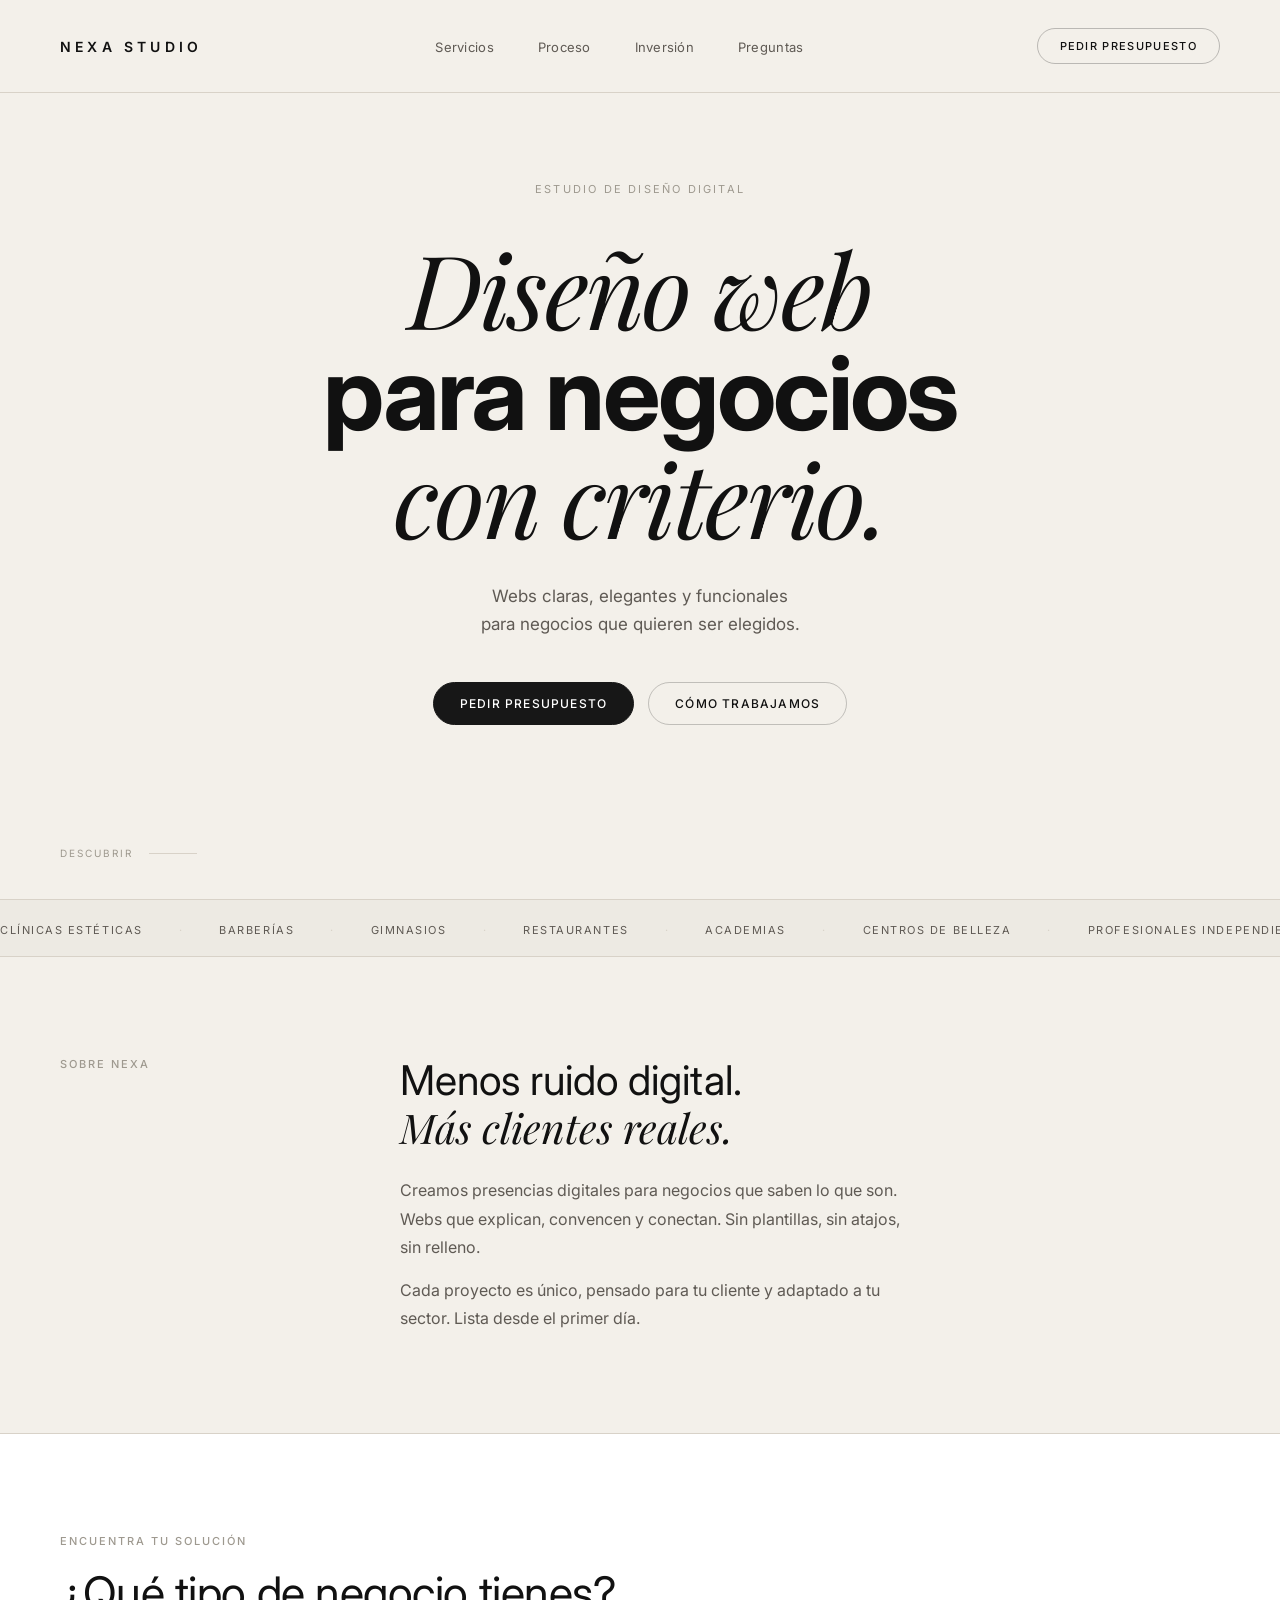
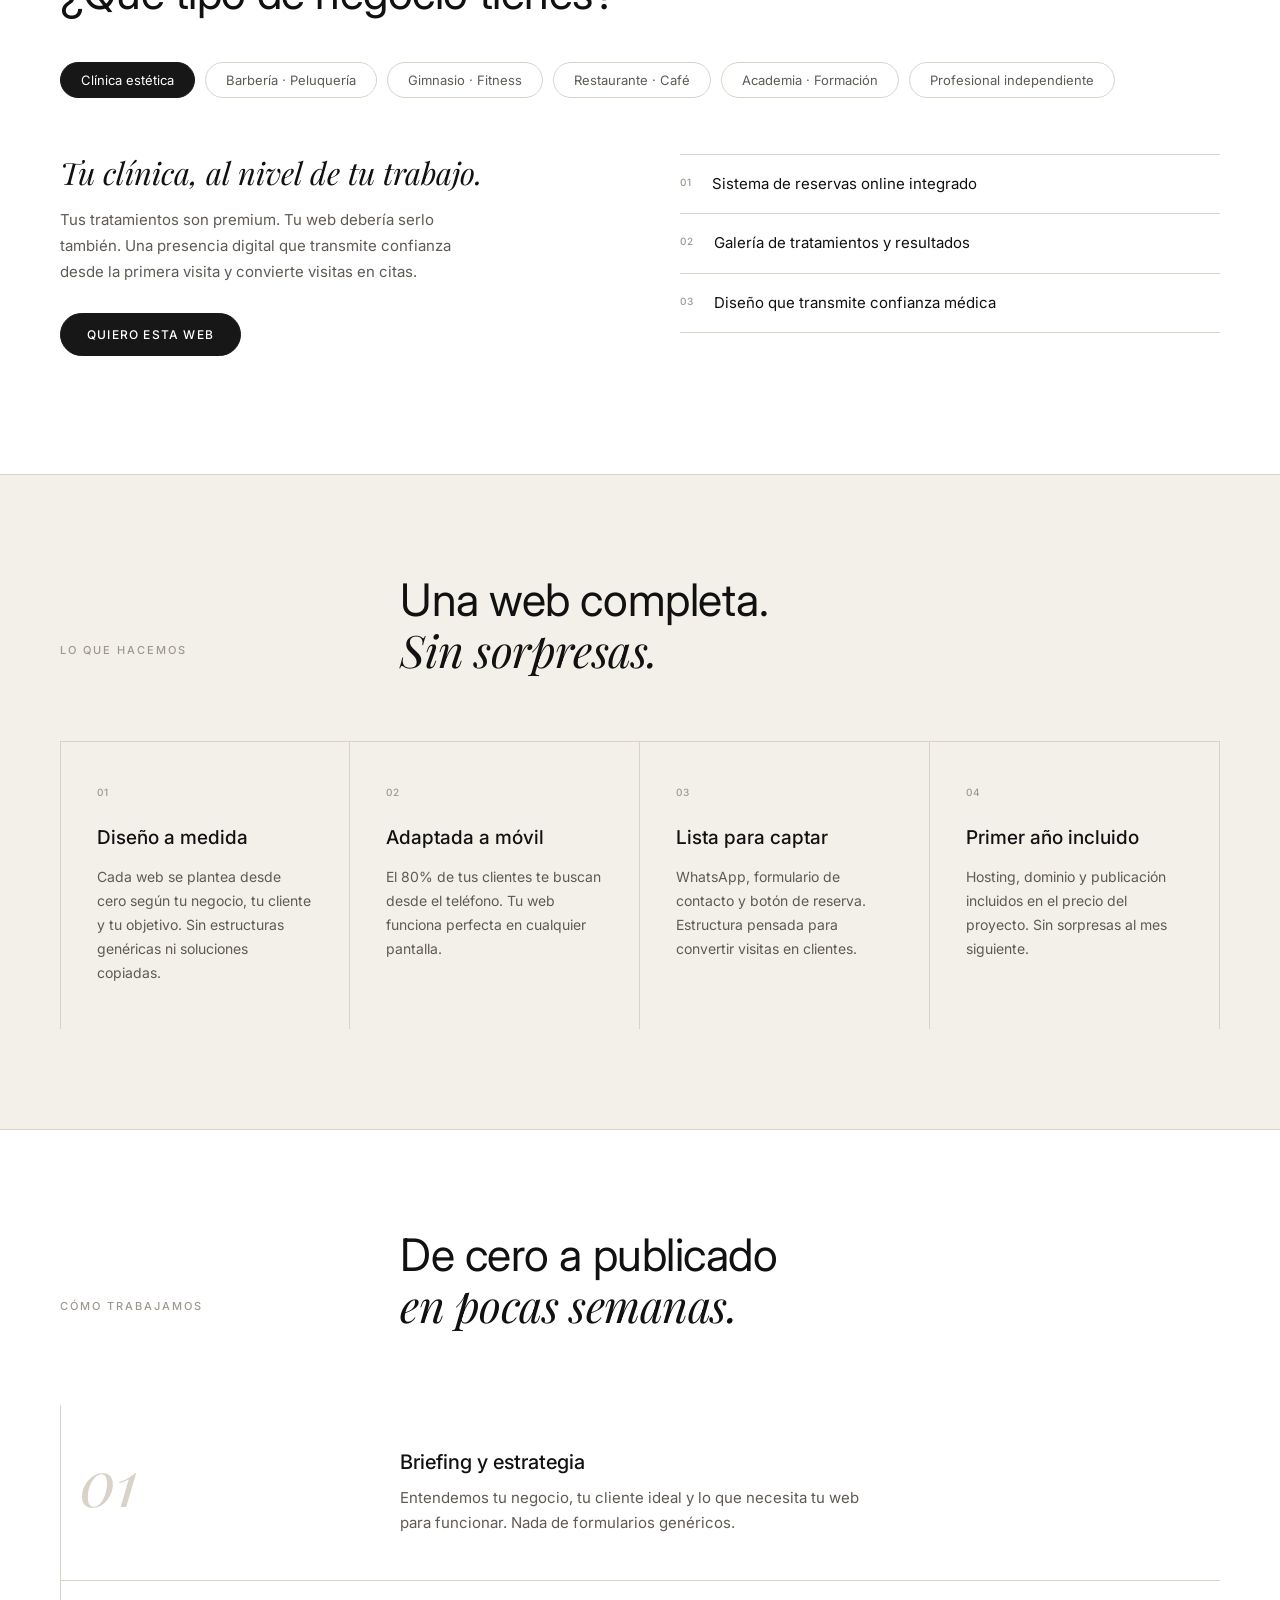
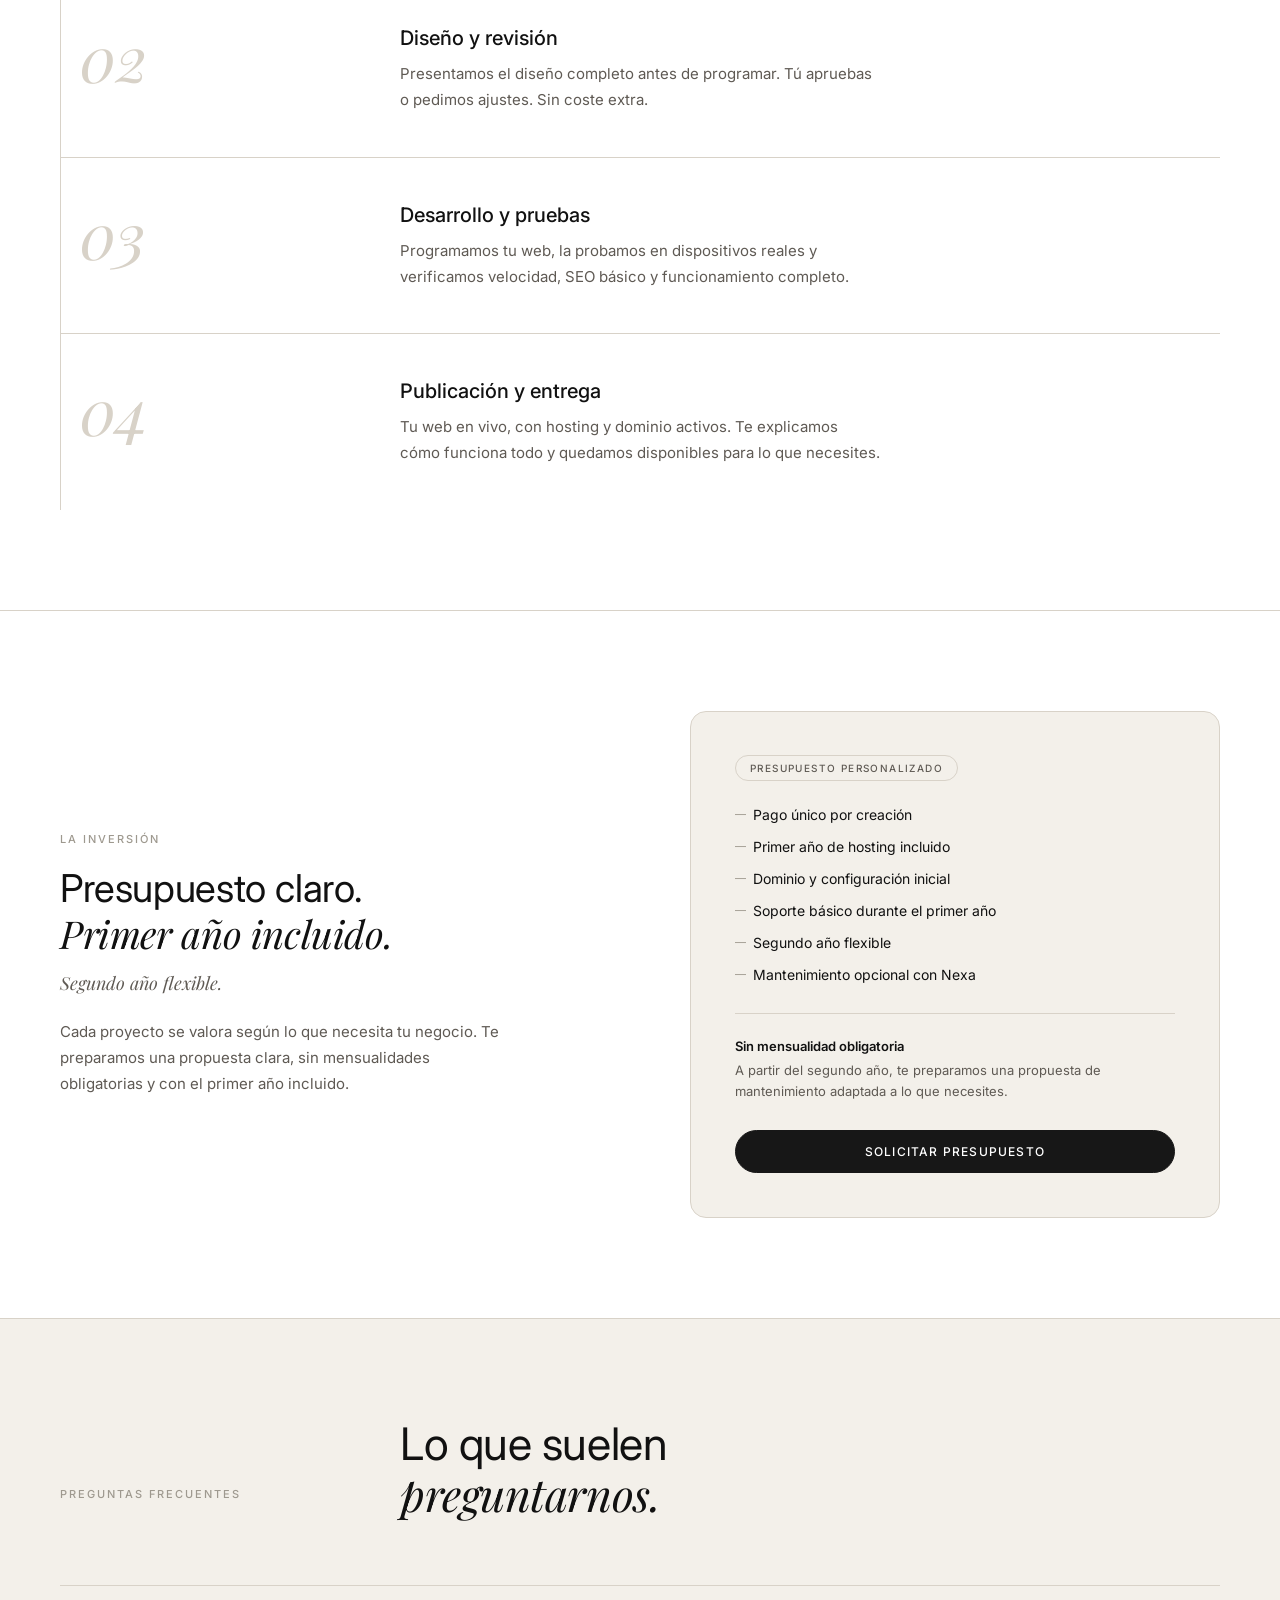
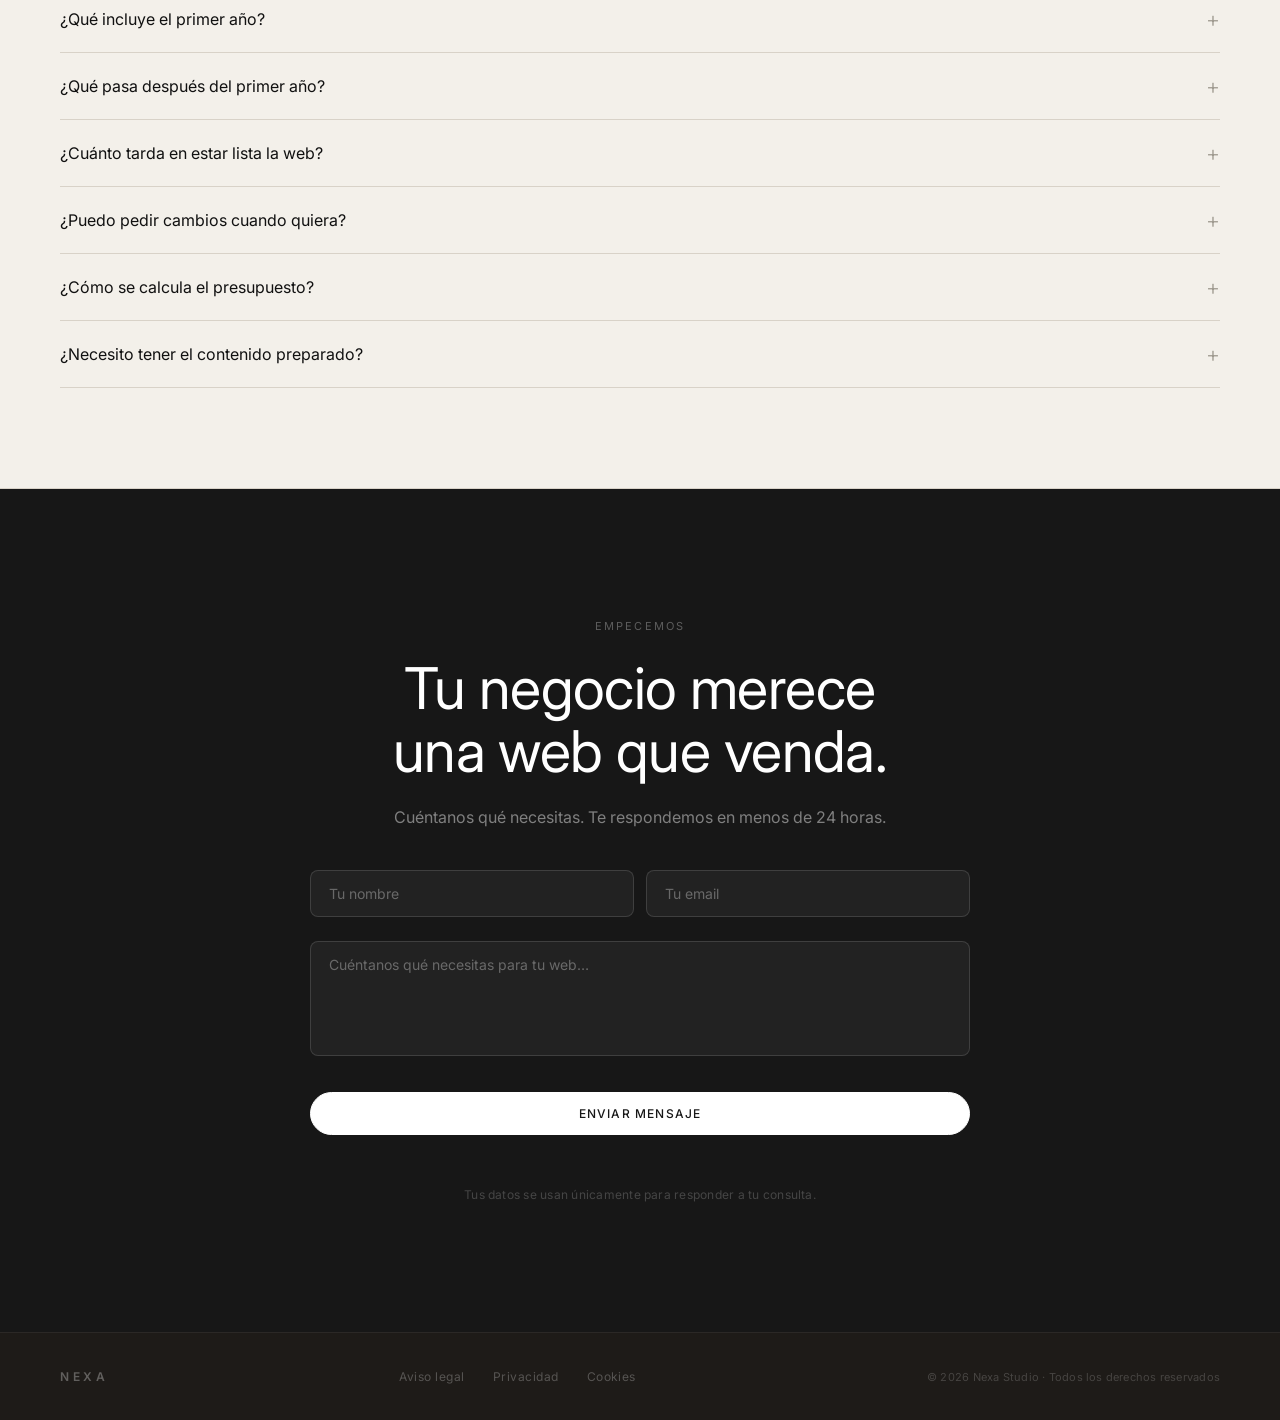
<file: index.html>
<!DOCTYPE html>
<html lang="es">
<head>
  <meta charset="UTF-8">
  <meta name="viewport" content="width=device-width, initial-scale=1.0">
  <title>Nexa Studio — Webs para negocios que quieren ser elegidos</title>
  <meta name="description" content="Creamos webs claras, elegantes y funcionales para negocios que quieren transmitir confianza y captar más clientes. Pago único. Primer año incluido.">
  <link rel="icon" type="image/png" href="assets/assetsfavicon.png.png">
  <link rel="preconnect" href="https://fonts.googleapis.com">
  <link rel="preconnect" href="https://fonts.gstatic.com" crossorigin>
  <link href="https://fonts.googleapis.com/css2?family=Playfair+Display:ital,wght@0,400;0,500;1,400;1,500&family=Inter:wght@300;400;500;600&display=swap" rel="stylesheet">
  <link rel="stylesheet" href="style.css">
</head>
<body>

  <!-- NAV -->
  <nav class="nav" id="nav">
    <a href="#" class="nav__logo">Nexa Studio</a>
    <ul class="nav__links" id="navLinks">
      <li><a href="#servicios">Servicios</a></li>
      <li><a href="#proceso">Proceso</a></li>
      <li><a href="#inversion">Inversión</a></li>
      <li><a href="#faq">Preguntas</a></li>
    </ul>
    <a href="#contacto" class="nav__cta">Pedir presupuesto</a>
    <button class="nav__burger" id="navBurger" aria-label="Abrir menú">
      <span></span><span></span>
    </button>
  </nav>

  <!-- HERO -->
  <section class="hero">
    <div class="hero__center">
      <div class="hero__eyebrow">Estudio de diseño digital</div>
      <h1 class="hero__title">
        <span class="line--serif">Diseño web</span>
        <span class="line--sans">para negocios</span>
        <span class="line--serif line--serif-late">con criterio.</span>
      </h1>
      <p class="hero__sub">Webs claras, elegantes y funcionales<br>para negocios que quieren ser elegidos.</p>
      <div class="hero__ctas">
        <a href="#contacto" class="btn btn--dark">Pedir presupuesto</a>
        <a href="#proceso" class="btn btn--ghost">Cómo trabajamos</a>
      </div>
    </div>
    <div class="hero__bottom">
      <div class="hero__scroll-hint">
        <span>Descubrir</span>
        <div class="hero__scroll-line"><div class="hero__scroll-ball"></div></div>
      </div>
    </div>
  </section>

  <!-- MARQUEE -->
  <div class="marquee" aria-hidden="true">
    <div class="marquee__track">
      <span>Clínicas estéticas</span><span class="sep">·</span>
      <span>Barberías</span><span class="sep">·</span>
      <span>Gimnasios</span><span class="sep">·</span>
      <span>Restaurantes</span><span class="sep">·</span>
      <span>Academias</span><span class="sep">·</span>
      <span>Centros de belleza</span><span class="sep">·</span>
      <span>Profesionales independientes</span><span class="sep">·</span>
      <span>Clínicas estéticas</span><span class="sep">·</span>
      <span>Barberías</span><span class="sep">·</span>
      <span>Gimnasios</span><span class="sep">·</span>
      <span>Restaurantes</span><span class="sep">·</span>
      <span>Academias</span><span class="sep">·</span>
      <span>Centros de belleza</span><span class="sep">·</span>
      <span>Profesionales independientes</span><span class="sep">·</span>
    </div>
  </div>

  <!-- INTRO -->
  <section class="intro">
    <div class="intro__inner reveal">
      <div class="intro__left">
        <div class="section-label">Sobre Nexa</div>
      </div>
      <div class="intro__right">
        <h2 class="intro__title">Menos ruido digital.<br><em>Más clientes reales.</em></h2>
        <p class="intro__text">Creamos presencias digitales para negocios que saben lo que son. Webs que explican, convencen y conectan. Sin plantillas, sin atajos, sin relleno.</p>
        <p class="intro__text">Cada proyecto es único, pensado para tu cliente y adaptado a tu sector. Lista desde el primer día.</p>
      </div>
    </div>
  </section>

  <!-- SELECTOR -->
  <section class="selector" id="selector">
    <div class="selector__header reveal">
      <div class="section-label">Encuentra tu solución</div>
      <h2 class="section-title">¿Qué tipo de negocio tienes?</h2>
    </div>
    <div class="selector__pills reveal">
      <button class="pill pill--active" data-sector="clinica">Clínica estética</button>
      <button class="pill" data-sector="barberia">Barbería · Peluquería</button>
      <button class="pill" data-sector="gimnasio">Gimnasio · Fitness</button>
      <button class="pill" data-sector="restaurante">Restaurante · Café</button>
      <button class="pill" data-sector="academia">Academia · Formación</button>
      <button class="pill" data-sector="independiente">Profesional independiente</button>
    </div>
    <div class="selector__body">
      <div class="selector__message" id="selectorMessage">
        <div class="selector__msg-left">
          <h3 id="selectorTitle">Tu clínica, al nivel de tu trabajo.</h3>
          <p id="selectorText">Tus tratamientos son premium. Tu web debería serlo también. Una presencia digital que transmite confianza desde la primera visita y convierte visitas en citas.</p>
          <a href="#contacto" class="btn btn--dark">Quiero esta web</a>
        </div>
        <div class="selector__msg-right">
          <div id="selectorBenefits">
            <div class="benefit">
              <div class="benefit__num">01</div>
              <div class="benefit__text">Sistema de reservas online integrado</div>
            </div>
            <div class="benefit">
              <div class="benefit__num">02</div>
              <div class="benefit__text">Galería de tratamientos y resultados</div>
            </div>
            <div class="benefit">
              <div class="benefit__num">03</div>
              <div class="benefit__text">Diseño que transmite confianza médica</div>
            </div>
          </div>
        </div>
      </div>
    </div>
  </section>

  <!-- SERVICIOS -->
  <section class="servicios" id="servicios">
    <div class="servicios__header reveal">
      <div class="section-label">Lo que hacemos</div>
      <h2 class="section-title">Una web completa.<br><em>Sin sorpresas.</em></h2>
    </div>
    <div class="servicios__grid">
      <div class="s-card reveal">
        <div class="s-card__num">01</div>
        <h3 class="s-card__title">Diseño a medida</h3>
        <p class="s-card__text">Cada web se plantea desde cero según tu negocio, tu cliente y tu objetivo. Sin estructuras genéricas ni soluciones copiadas.</p>
        <div class="s-card__bar"></div>
      </div>
      <div class="s-card reveal">
        <div class="s-card__num">02</div>
        <h3 class="s-card__title">Adaptada a móvil</h3>
        <p class="s-card__text">El 80% de tus clientes te buscan desde el teléfono. Tu web funciona perfecta en cualquier pantalla.</p>
        <div class="s-card__bar"></div>
      </div>
      <div class="s-card reveal">
        <div class="s-card__num">03</div>
        <h3 class="s-card__title">Lista para captar</h3>
        <p class="s-card__text">WhatsApp, formulario de contacto y botón de reserva. Estructura pensada para convertir visitas en clientes.</p>
        <div class="s-card__bar"></div>
      </div>
      <div class="s-card reveal">
        <div class="s-card__num">04</div>
        <h3 class="s-card__title">Primer año incluido</h3>
        <p class="s-card__text">Hosting, dominio y publicación incluidos en el precio del proyecto. Sin sorpresas al mes siguiente.</p>
        <div class="s-card__bar"></div>
      </div>
    </div>
  </section>

  <!-- PROCESO -->
  <section class="proceso" id="proceso">
    <div class="proceso__header reveal">
      <div class="section-label">Cómo trabajamos</div>
      <h2 class="section-title">De cero a publicado<br><em>en pocas semanas.</em></h2>
    </div>
    <div class="proceso__steps" id="procesoSteps">
      <div class="proceso__track" aria-hidden="true">
        <div class="proceso__fill" id="procesoFill"></div>
      </div>
      <div class="paso reveal">
        <div class="paso__num">01</div>
        <div class="paso__body">
          <h3 class="paso__title">Briefing y estrategia</h3>
          <p class="paso__text">Entendemos tu negocio, tu cliente ideal y lo que necesita tu web para funcionar. Nada de formularios genéricos.</p>
        </div>
      </div>
      <div class="paso reveal">
        <div class="paso__num">02</div>
        <div class="paso__body">
          <h3 class="paso__title">Diseño y revisión</h3>
          <p class="paso__text">Presentamos el diseño completo antes de programar. Tú apruebas o pedimos ajustes. Sin coste extra.</p>
        </div>
      </div>
      <div class="paso reveal">
        <div class="paso__num">03</div>
        <div class="paso__body">
          <h3 class="paso__title">Desarrollo y pruebas</h3>
          <p class="paso__text">Programamos tu web, la probamos en dispositivos reales y verificamos velocidad, SEO básico y funcionamiento completo.</p>
        </div>
      </div>
      <div class="paso reveal">
        <div class="paso__num">04</div>
        <div class="paso__body">
          <h3 class="paso__title">Publicación y entrega</h3>
          <p class="paso__text">Tu web en vivo, con hosting y dominio activos. Te explicamos cómo funciona todo y quedamos disponibles para lo que necesites.</p>
        </div>
      </div>
    </div>
  </section>

  <!-- INVERSIÓN -->
  <section class="inversion" id="inversion">
    <div class="inversion__inner reveal">
      <div class="inversion__left">
        <div class="section-label">La inversión</div>
        <h2 class="inversion__title">Presupuesto claro.<br><em>Primer año incluido.</em></h2>
        <p class="inversion__sub">Segundo año flexible.</p>
        <p class="inversion__desc">Cada proyecto se valora según lo que necesita tu negocio. Te preparamos una propuesta clara, sin mensualidades obligatorias y con el primer año incluido.</p>
      </div>
      <div class="inversion__right">
        <div class="inversion__card">
          <div class="inversion__card-top">
            <span class="inversion__tag">Presupuesto personalizado</span>
          </div>
          <ul class="inversion__list">
            <li>Pago único por creación</li>
            <li>Primer año de hosting incluido</li>
            <li>Dominio y configuración inicial</li>
            <li>Soporte básico durante el primer año</li>
            <li>Segundo año flexible</li>
            <li>Mantenimiento opcional con Nexa</li>
          </ul>
          <div class="inversion__sep"></div>
          <div class="inversion__year2">
            <strong>Sin mensualidad obligatoria</strong>
            <p>A partir del segundo año, te preparamos una propuesta de mantenimiento adaptada a lo que necesites.</p>
          </div>
          <a href="#contacto" class="btn btn--dark btn--full">Solicitar presupuesto</a>
        </div>
      </div>
    </div>
  </section>

  <!-- FAQ -->
  <section class="faq" id="faq">
    <div class="faq__header reveal">
      <div class="section-label">Preguntas frecuentes</div>
      <h2 class="section-title">Lo que suelen<br><em>preguntarnos.</em></h2>
    </div>
    <div class="faq__list">
      <div class="faq-item reveal">
        <button class="faq-q">¿Qué incluye el primer año?<span class="faq-icon">+</span></button>
        <div class="faq-a"><p>El primer año cubre todo lo necesario para que tu web esté activa: diseño, desarrollo, publicación, hosting, dominio y soporte básico. Todo en un único pago, sin coste adicional hasta finalizar el año.</p></div>
      </div>
      <div class="faq-item reveal">
        <button class="faq-q">¿Qué pasa después del primer año?<span class="faq-icon">+</span></button>
        <div class="faq-a"><p>Al finalizar el primer año, te contactamos para preparar una propuesta de mantenimiento adaptada a tus necesidades. Sin compromiso previo ni mensualidad obligatoria.</p></div>
      </div>
      <div class="faq-item reveal">
        <button class="faq-q">¿Cuánto tarda en estar lista la web?<span class="faq-icon">+</span></button>
        <div class="faq-a"><p>Entre 3 y 6 semanas desde el inicio del proyecto. El plazo varía según la complejidad, pero siempre te informamos antes de empezar.</p></div>
      </div>
      <div class="faq-item reveal">
        <button class="faq-q">¿Puedo pedir cambios cuando quiera?<span class="faq-icon">+</span></button>
        <div class="faq-a"><p>Sí. Puedes pedir los cambios que necesites cuando quieras. La idea es que tu web pueda adaptarse a tu negocio con total facilidad, sin procesos complicados.</p></div>
      </div>
      <div class="faq-item reveal">
        <button class="faq-q">¿Cómo se calcula el presupuesto?<span class="faq-icon">+</span></button>
        <div class="faq-a"><p>Valoramos cada proyecto según lo que necesita: número de páginas, funcionalidades, complejidad del diseño y plazo. Te enviamos una propuesta detallada antes de empezar, sin compromisos.</p></div>
      </div>
      <div class="faq-item reveal">
        <button class="faq-q">¿Necesito tener el contenido preparado?<span class="faq-icon">+</span></button>
        <div class="faq-a"><p>No es imprescindible. Te guiamos para que sepas exactamente qué textos e imágenes necesitamos. Si aún no tienes todo, podemos ayudarte a organizarlo antes de empezar.</p></div>
      </div>
    </div>
  </section>

  <!-- CTA FINAL -->
  <section class="cta-final" id="contacto">
    <div class="cta-final__inner reveal">
      <div class="cta-final__label">Empecemos</div>
      <h2 class="cta-final__title">Tu negocio merece<br>una web que venda.</h2>
      <p class="cta-final__sub">Cuéntanos qué necesitas. Te respondemos en menos de 24 horas.</p>

      <form class="contact-form" id="contactForm" novalidate>
        <input type="hidden" name="access_key" value="a69b5ddb-cb89-4b25-94b6-d24ab39de1d7">
        <input type="hidden" name="subject"    value="Nuevo mensaje desde Nexa Studio">

        <div class="form-row">
          <div class="form-group">
            <input type="text"  name="name"    id="fname"    placeholder="Tu nombre" required autocomplete="name">
          </div>
          <div class="form-group">
            <input type="email" name="email"   id="femail"   placeholder="Tu email"  required autocomplete="email">
          </div>
        </div>
        <div class="form-group">
          <textarea name="message" id="fmessage" placeholder="Cuéntanos qué necesitas para tu web…" rows="5" required></textarea>
        </div>

        <button type="submit" class="btn btn--white btn--full" id="formSubmit">Enviar mensaje</button>
        <div class="form-feedback" id="formFeedback" aria-live="polite"></div>
        <p class="form-privacy">Tus datos se usan únicamente para responder a tu consulta.</p>
      </form>
    </div>
  </section>

  <!-- FOOTER -->
  <footer class="footer">
    <div class="footer__inner">
      <div class="footer__logo">NEXA</div>
      <nav class="footer__nav">
        <a href="aviso-legal.html">Aviso legal</a>
        <a href="privacidad.html">Privacidad</a>
        <a href="cookies.html">Cookies</a>
      </nav>
      <p class="footer__copy">© 2026 Nexa Studio · Todos los derechos reservados</p>
    </div>
  </footer>

  <script src="script.js"></script>
</body>
</html>
</file>
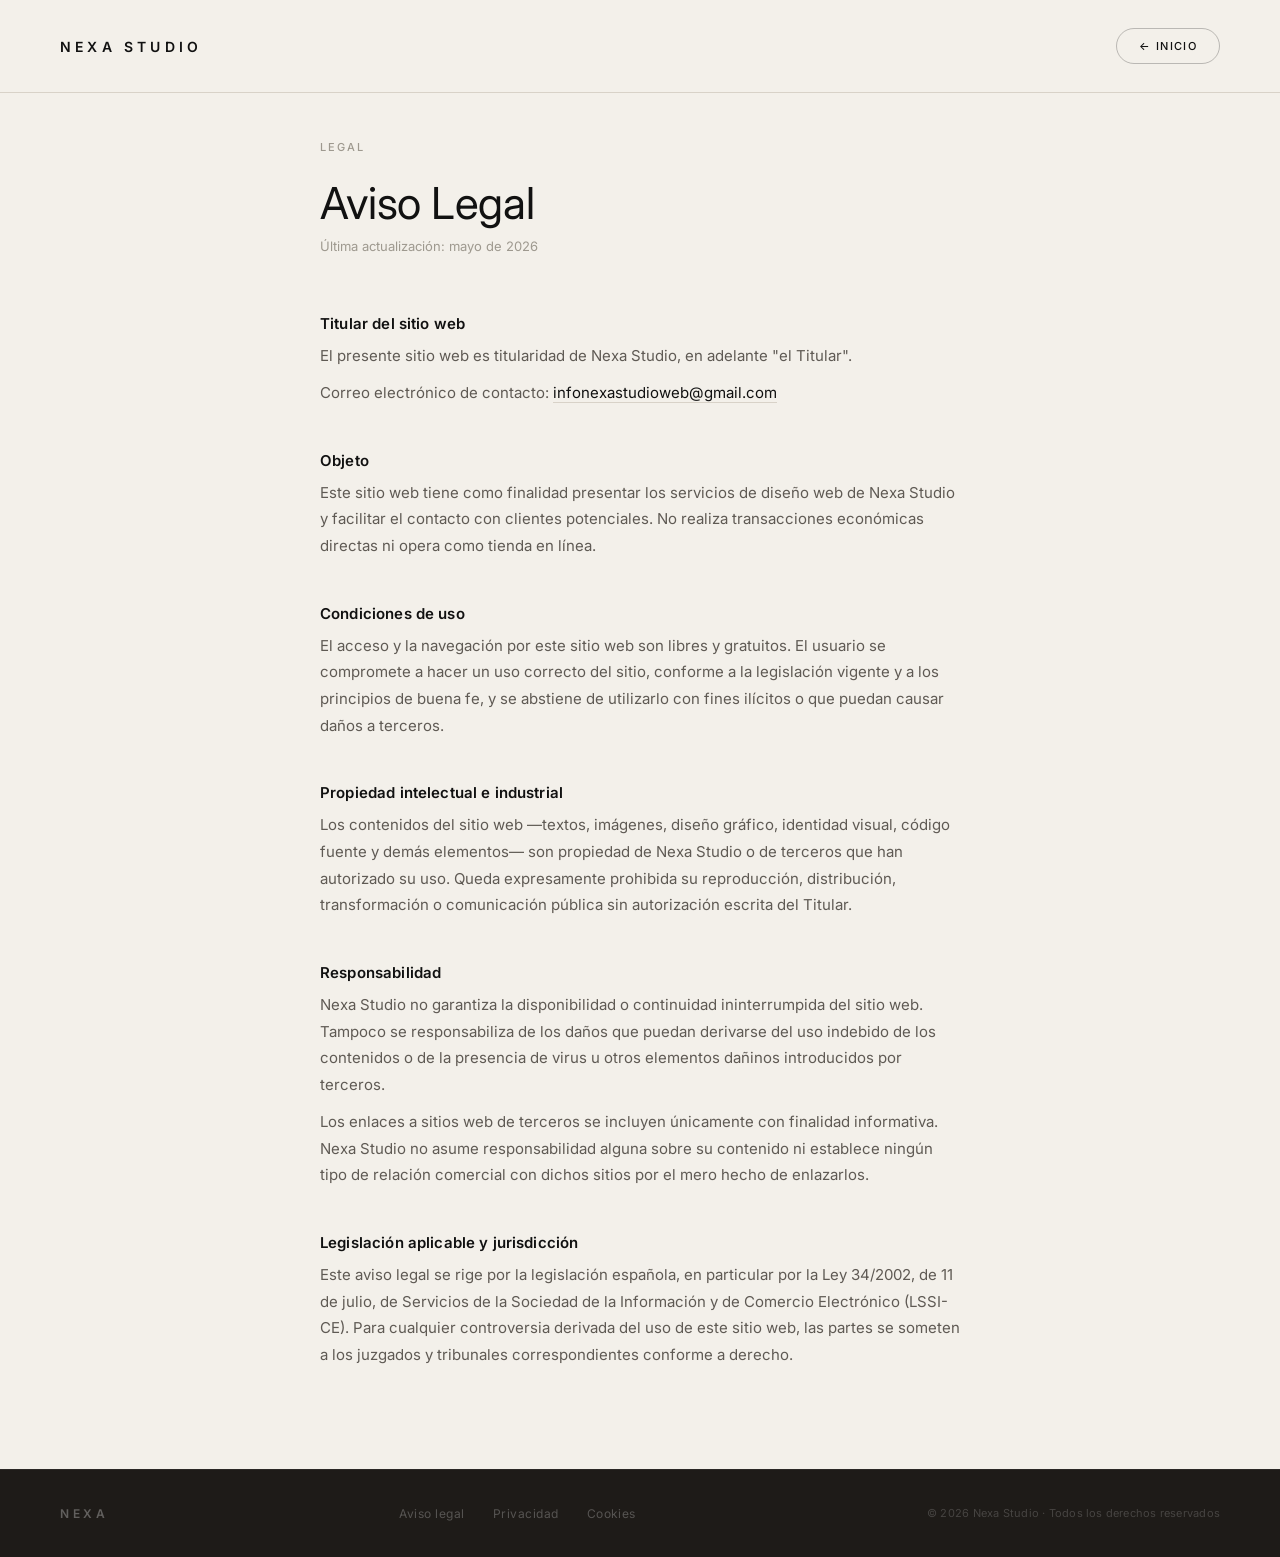
<file: aviso-legal.html>
<!DOCTYPE html>
<html lang="es">
<head>
  <meta charset="UTF-8">
  <meta name="viewport" content="width=device-width, initial-scale=1.0">
  <title>Aviso Legal — Nexa Studio</title>
  <link rel="icon" type="image/png" href="assets/assetsfavicon.png.png">
  <link rel="preconnect" href="https://fonts.googleapis.com">
  <link rel="preconnect" href="https://fonts.gstatic.com" crossorigin>
  <link href="https://fonts.googleapis.com/css2?family=Playfair+Display:ital,wght@0,400;0,500;1,400;1,500&family=Inter:wght@300;400;500;600&display=swap" rel="stylesheet">
  <link rel="stylesheet" href="style.css">
  <style>
    .legal {
      max-width: 760px;
      margin: 0 auto;
      padding: 140px 60px 100px;
    }
    .legal__label { margin-bottom: 24px; }
    .legal h1 {
      font-size: clamp(28px, 4vw, 44px);
      font-weight: 400;
      line-height: 1.14;
      letter-spacing: -0.01em;
      margin-bottom: 10px;
    }
    .legal__date {
      font-size: 13px;
      color: var(--ink-light);
      margin-bottom: 60px;
      display: block;
    }
    .legal h2 {
      font-size: 15px;
      font-weight: 600;
      color: var(--ink);
      margin-top: 44px;
      margin-bottom: 10px;
      letter-spacing: 0.01em;
    }
    .legal p {
      font-size: 15px;
      line-height: 1.78;
      color: var(--ink-mid);
    }
    .legal p + p { margin-top: 10px; }
    .legal a {
      color: var(--ink);
      border-bottom: 1px solid var(--line);
      transition: color 0.2s;
    }
    .legal a:hover { color: var(--ink-mid); }
    @media (max-width: 640px) {
      .legal { padding: 110px 24px 80px; }
    }
  </style>
</head>
<body>

  <nav class="nav" id="nav">
    <a href="index.html" class="nav__logo">Nexa Studio</a>
    <a href="index.html" class="nav__cta">← Inicio</a>
  </nav>

  <main class="legal">
    <div class="section-label legal__label">Legal</div>
    <h1>Aviso Legal</h1>
    <span class="legal__date">Última actualización: mayo de 2026</span>

    <h2>Titular del sitio web</h2>
    <p>El presente sitio web es titularidad de Nexa Studio, en adelante "el Titular".</p>
    <p>Correo electrónico de contacto: <a href="mailto:infonexastudioweb@gmail.com">infonexastudioweb@gmail.com</a></p>

    <h2>Objeto</h2>
    <p>Este sitio web tiene como finalidad presentar los servicios de diseño web de Nexa Studio y facilitar el contacto con clientes potenciales. No realiza transacciones económicas directas ni opera como tienda en línea.</p>

    <h2>Condiciones de uso</h2>
    <p>El acceso y la navegación por este sitio web son libres y gratuitos. El usuario se compromete a hacer un uso correcto del sitio, conforme a la legislación vigente y a los principios de buena fe, y se abstiene de utilizarlo con fines ilícitos o que puedan causar daños a terceros.</p>

    <h2>Propiedad intelectual e industrial</h2>
    <p>Los contenidos del sitio web —textos, imágenes, diseño gráfico, identidad visual, código fuente y demás elementos— son propiedad de Nexa Studio o de terceros que han autorizado su uso. Queda expresamente prohibida su reproducción, distribución, transformación o comunicación pública sin autorización escrita del Titular.</p>

    <h2>Responsabilidad</h2>
    <p>Nexa Studio no garantiza la disponibilidad o continuidad ininterrumpida del sitio web. Tampoco se responsabiliza de los daños que puedan derivarse del uso indebido de los contenidos o de la presencia de virus u otros elementos dañinos introducidos por terceros.</p>
    <p>Los enlaces a sitios web de terceros se incluyen únicamente con finalidad informativa. Nexa Studio no asume responsabilidad alguna sobre su contenido ni establece ningún tipo de relación comercial con dichos sitios por el mero hecho de enlazarlos.</p>

    <h2>Legislación aplicable y jurisdicción</h2>
    <p>Este aviso legal se rige por la legislación española, en particular por la Ley 34/2002, de 11 de julio, de Servicios de la Sociedad de la Información y de Comercio Electrónico (LSSI-CE). Para cualquier controversia derivada del uso de este sitio web, las partes se someten a los juzgados y tribunales correspondientes conforme a derecho.</p>
  </main>

  <footer class="footer">
    <div class="footer__inner">
      <div class="footer__logo">NEXA</div>
      <nav class="footer__nav">
        <a href="aviso-legal.html">Aviso legal</a>
        <a href="privacidad.html">Privacidad</a>
        <a href="cookies.html">Cookies</a>
      </nav>
      <p class="footer__copy">© 2026 Nexa Studio · Todos los derechos reservados</p>
    </div>
  </footer>

</body>
</html>
</file>
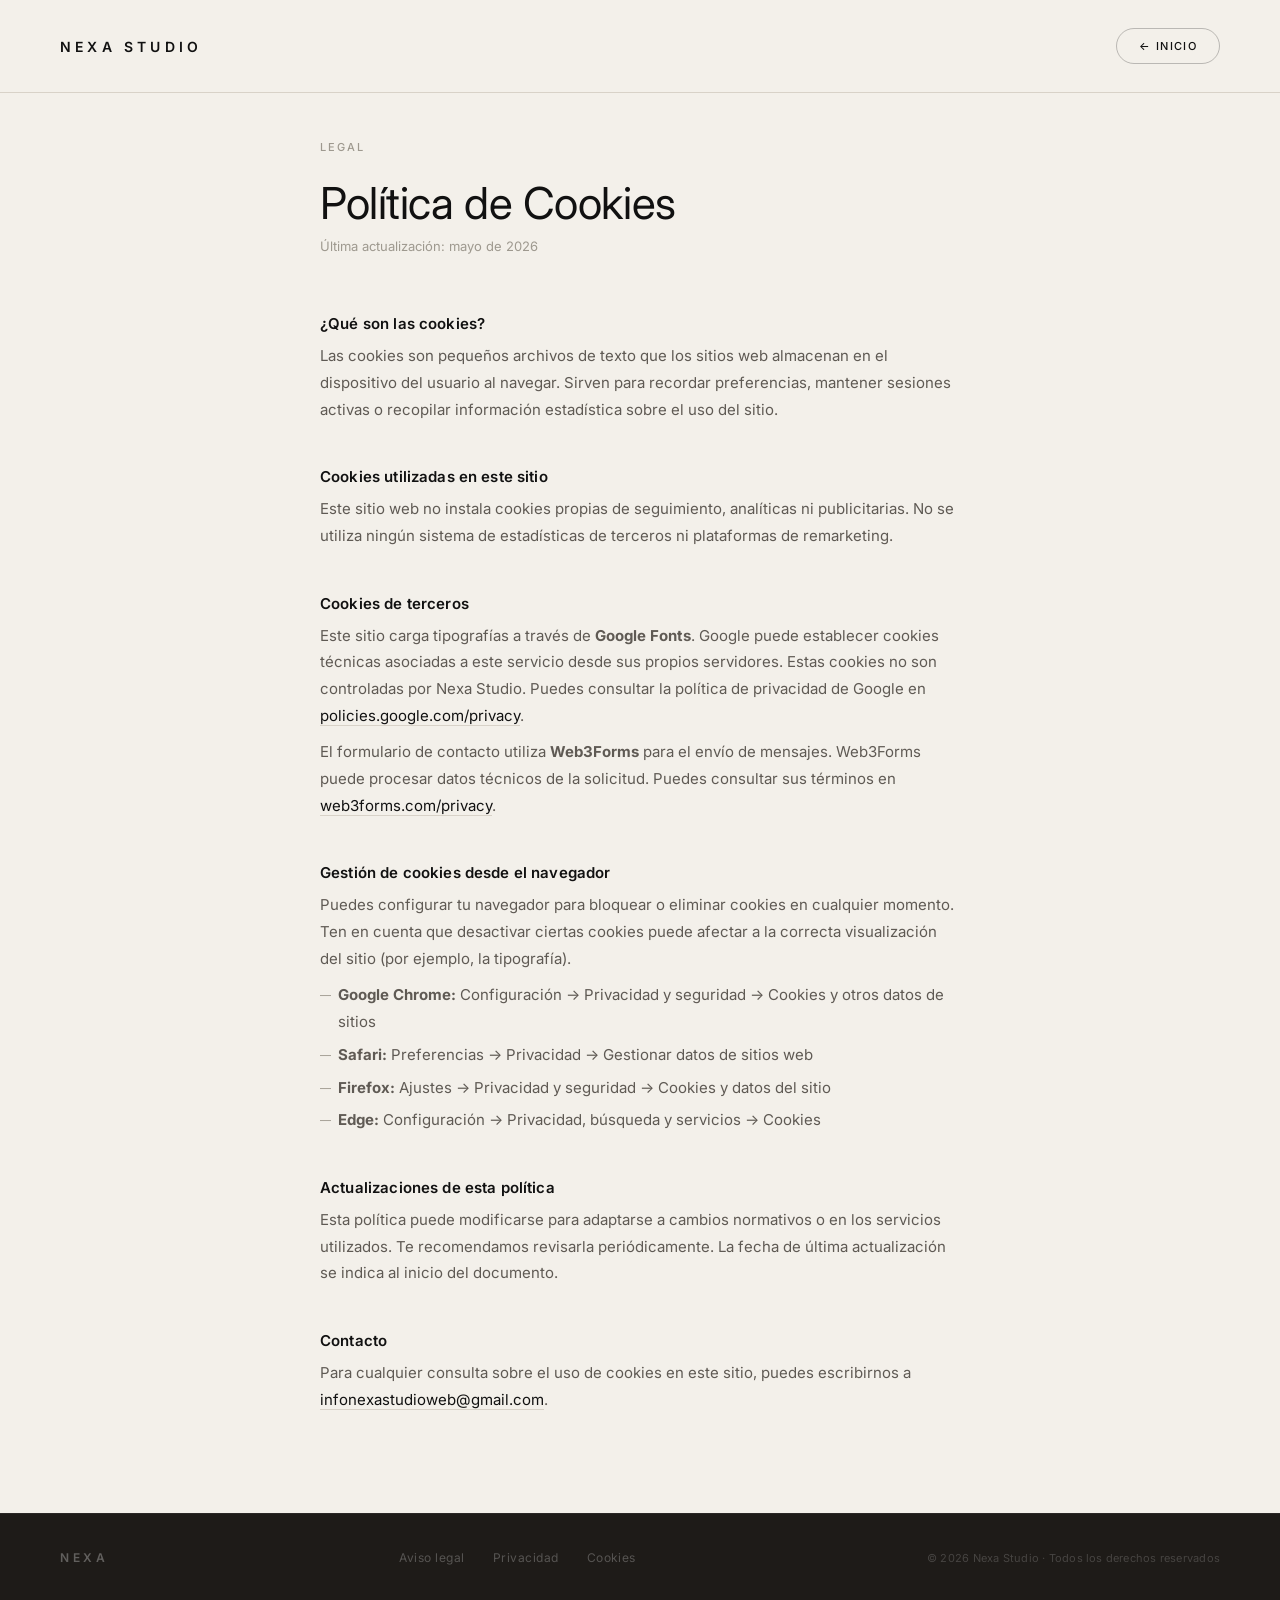
<file: cookies.html>
<!DOCTYPE html>
<html lang="es">
<head>
  <meta charset="UTF-8">
  <meta name="viewport" content="width=device-width, initial-scale=1.0">
  <title>Política de Cookies — Nexa Studio</title>
  <link rel="icon" type="image/png" href="assets/assetsfavicon.png.png">
  <link rel="preconnect" href="https://fonts.googleapis.com">
  <link rel="preconnect" href="https://fonts.gstatic.com" crossorigin>
  <link href="https://fonts.googleapis.com/css2?family=Playfair+Display:ital,wght@0,400;0,500;1,400;1,500&family=Inter:wght@300;400;500;600&display=swap" rel="stylesheet">
  <link rel="stylesheet" href="style.css">
  <style>
    .legal {
      max-width: 760px;
      margin: 0 auto;
      padding: 140px 60px 100px;
    }
    .legal__label { margin-bottom: 24px; }
    .legal h1 {
      font-size: clamp(28px, 4vw, 44px);
      font-weight: 400;
      line-height: 1.14;
      letter-spacing: -0.01em;
      margin-bottom: 10px;
    }
    .legal__date {
      font-size: 13px;
      color: var(--ink-light);
      margin-bottom: 60px;
      display: block;
    }
    .legal h2 {
      font-size: 15px;
      font-weight: 600;
      color: var(--ink);
      margin-top: 44px;
      margin-bottom: 10px;
      letter-spacing: 0.01em;
    }
    .legal p {
      font-size: 15px;
      line-height: 1.78;
      color: var(--ink-mid);
    }
    .legal p + p { margin-top: 10px; }
    .legal ul {
      margin-top: 10px;
      padding-left: 0;
      display: flex;
      flex-direction: column;
      gap: 6px;
    }
    .legal ul li {
      font-size: 15px;
      line-height: 1.78;
      color: var(--ink-mid);
      padding-left: 18px;
      position: relative;
    }
    .legal ul li::before {
      content: '—';
      position: absolute;
      left: 0;
      color: var(--ink-light);
      font-size: 11px;
      top: 4px;
    }
    .legal a {
      color: var(--ink);
      border-bottom: 1px solid var(--line);
      transition: color 0.2s;
    }
    .legal a:hover { color: var(--ink-mid); }
    @media (max-width: 640px) {
      .legal { padding: 110px 24px 80px; }
    }
  </style>
</head>
<body>

  <nav class="nav" id="nav">
    <a href="index.html" class="nav__logo">Nexa Studio</a>
    <a href="index.html" class="nav__cta">← Inicio</a>
  </nav>

  <main class="legal">
    <div class="section-label legal__label">Legal</div>
    <h1>Política de Cookies</h1>
    <span class="legal__date">Última actualización: mayo de 2026</span>

    <h2>¿Qué son las cookies?</h2>
    <p>Las cookies son pequeños archivos de texto que los sitios web almacenan en el dispositivo del usuario al navegar. Sirven para recordar preferencias, mantener sesiones activas o recopilar información estadística sobre el uso del sitio.</p>

    <h2>Cookies utilizadas en este sitio</h2>
    <p>Este sitio web no instala cookies propias de seguimiento, analíticas ni publicitarias. No se utiliza ningún sistema de estadísticas de terceros ni plataformas de remarketing.</p>

    <h2>Cookies de terceros</h2>
    <p>Este sitio carga tipografías a través de <strong>Google Fonts</strong>. Google puede establecer cookies técnicas asociadas a este servicio desde sus propios servidores. Estas cookies no son controladas por Nexa Studio. Puedes consultar la política de privacidad de Google en <a href="https://policies.google.com/privacy" target="_blank" rel="noopener">policies.google.com/privacy</a>.</p>
    <p>El formulario de contacto utiliza <strong>Web3Forms</strong> para el envío de mensajes. Web3Forms puede procesar datos técnicos de la solicitud. Puedes consultar sus términos en <a href="https://web3forms.com/privacy" target="_blank" rel="noopener">web3forms.com/privacy</a>.</p>

    <h2>Gestión de cookies desde el navegador</h2>
    <p>Puedes configurar tu navegador para bloquear o eliminar cookies en cualquier momento. Ten en cuenta que desactivar ciertas cookies puede afectar a la correcta visualización del sitio (por ejemplo, la tipografía).</p>
    <ul>
      <li><strong>Google Chrome:</strong> Configuración → Privacidad y seguridad → Cookies y otros datos de sitios</li>
      <li><strong>Safari:</strong> Preferencias → Privacidad → Gestionar datos de sitios web</li>
      <li><strong>Firefox:</strong> Ajustes → Privacidad y seguridad → Cookies y datos del sitio</li>
      <li><strong>Edge:</strong> Configuración → Privacidad, búsqueda y servicios → Cookies</li>
    </ul>

    <h2>Actualizaciones de esta política</h2>
    <p>Esta política puede modificarse para adaptarse a cambios normativos o en los servicios utilizados. Te recomendamos revisarla periódicamente. La fecha de última actualización se indica al inicio del documento.</p>

    <h2>Contacto</h2>
    <p>Para cualquier consulta sobre el uso de cookies en este sitio, puedes escribirnos a <a href="mailto:infonexastudioweb@gmail.com">infonexastudioweb@gmail.com</a>.</p>
  </main>

  <footer class="footer">
    <div class="footer__inner">
      <div class="footer__logo">NEXA</div>
      <nav class="footer__nav">
        <a href="aviso-legal.html">Aviso legal</a>
        <a href="privacidad.html">Privacidad</a>
        <a href="cookies.html">Cookies</a>
      </nav>
      <p class="footer__copy">© 2026 Nexa Studio · Todos los derechos reservados</p>
    </div>
  </footer>

</body>
</html>
</file>
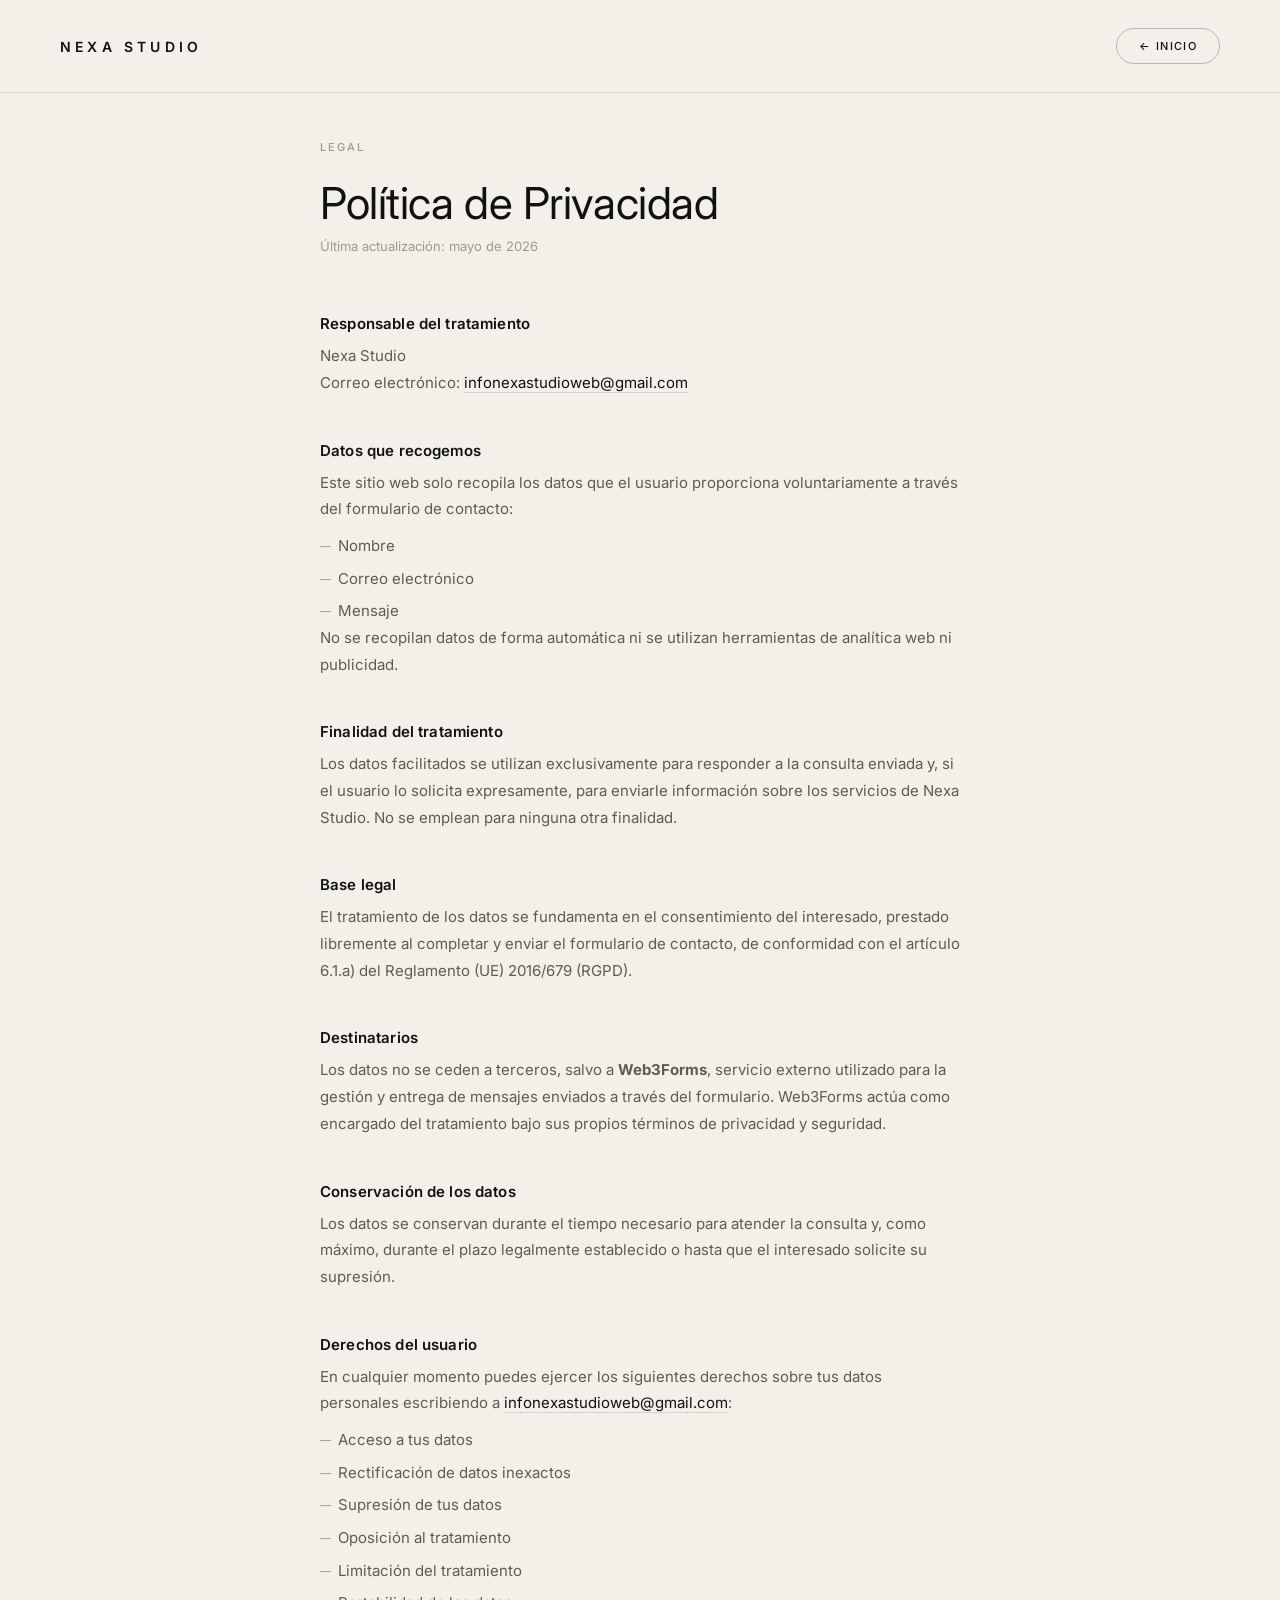
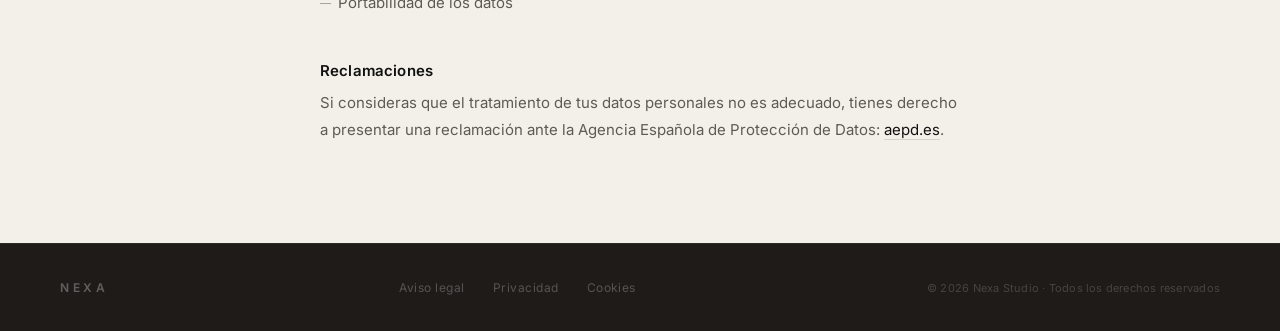
<file: privacidad.html>
<!DOCTYPE html>
<html lang="es">
<head>
  <meta charset="UTF-8">
  <meta name="viewport" content="width=device-width, initial-scale=1.0">
  <title>Política de Privacidad — Nexa Studio</title>
  <link rel="icon" type="image/png" href="assets/assetsfavicon.png.png">
  <link rel="preconnect" href="https://fonts.googleapis.com">
  <link rel="preconnect" href="https://fonts.gstatic.com" crossorigin>
  <link href="https://fonts.googleapis.com/css2?family=Playfair+Display:ital,wght@0,400;0,500;1,400;1,500&family=Inter:wght@300;400;500;600&display=swap" rel="stylesheet">
  <link rel="stylesheet" href="style.css">
  <style>
    .legal {
      max-width: 760px;
      margin: 0 auto;
      padding: 140px 60px 100px;
    }
    .legal__label { margin-bottom: 24px; }
    .legal h1 {
      font-size: clamp(28px, 4vw, 44px);
      font-weight: 400;
      line-height: 1.14;
      letter-spacing: -0.01em;
      margin-bottom: 10px;
    }
    .legal__date {
      font-size: 13px;
      color: var(--ink-light);
      margin-bottom: 60px;
      display: block;
    }
    .legal h2 {
      font-size: 15px;
      font-weight: 600;
      color: var(--ink);
      margin-top: 44px;
      margin-bottom: 10px;
      letter-spacing: 0.01em;
    }
    .legal p {
      font-size: 15px;
      line-height: 1.78;
      color: var(--ink-mid);
    }
    .legal p + p { margin-top: 10px; }
    .legal ul {
      margin-top: 10px;
      padding-left: 0;
      display: flex;
      flex-direction: column;
      gap: 6px;
    }
    .legal ul li {
      font-size: 15px;
      line-height: 1.78;
      color: var(--ink-mid);
      padding-left: 18px;
      position: relative;
    }
    .legal ul li::before {
      content: '—';
      position: absolute;
      left: 0;
      color: var(--ink-light);
      font-size: 11px;
      top: 4px;
    }
    .legal a {
      color: var(--ink);
      border-bottom: 1px solid var(--line);
      transition: color 0.2s;
    }
    .legal a:hover { color: var(--ink-mid); }
    @media (max-width: 640px) {
      .legal { padding: 110px 24px 80px; }
    }
  </style>
</head>
<body>

  <nav class="nav" id="nav">
    <a href="index.html" class="nav__logo">Nexa Studio</a>
    <a href="index.html" class="nav__cta">← Inicio</a>
  </nav>

  <main class="legal">
    <div class="section-label legal__label">Legal</div>
    <h1>Política de Privacidad</h1>
    <span class="legal__date">Última actualización: mayo de 2026</span>

    <h2>Responsable del tratamiento</h2>
    <p>Nexa Studio<br>
    Correo electrónico: <a href="mailto:infonexastudioweb@gmail.com">infonexastudioweb@gmail.com</a></p>

    <h2>Datos que recogemos</h2>
    <p>Este sitio web solo recopila los datos que el usuario proporciona voluntariamente a través del formulario de contacto:</p>
    <ul>
      <li>Nombre</li>
      <li>Correo electrónico</li>
      <li>Mensaje</li>
    </ul>
    <p>No se recopilan datos de forma automática ni se utilizan herramientas de analítica web ni publicidad.</p>

    <h2>Finalidad del tratamiento</h2>
    <p>Los datos facilitados se utilizan exclusivamente para responder a la consulta enviada y, si el usuario lo solicita expresamente, para enviarle información sobre los servicios de Nexa Studio. No se emplean para ninguna otra finalidad.</p>

    <h2>Base legal</h2>
    <p>El tratamiento de los datos se fundamenta en el consentimiento del interesado, prestado libremente al completar y enviar el formulario de contacto, de conformidad con el artículo 6.1.a) del Reglamento (UE) 2016/679 (RGPD).</p>

    <h2>Destinatarios</h2>
    <p>Los datos no se ceden a terceros, salvo a <strong>Web3Forms</strong>, servicio externo utilizado para la gestión y entrega de mensajes enviados a través del formulario. Web3Forms actúa como encargado del tratamiento bajo sus propios términos de privacidad y seguridad.</p>

    <h2>Conservación de los datos</h2>
    <p>Los datos se conservan durante el tiempo necesario para atender la consulta y, como máximo, durante el plazo legalmente establecido o hasta que el interesado solicite su supresión.</p>

    <h2>Derechos del usuario</h2>
    <p>En cualquier momento puedes ejercer los siguientes derechos sobre tus datos personales escribiendo a <a href="mailto:infonexastudioweb@gmail.com">infonexastudioweb@gmail.com</a>:</p>
    <ul>
      <li>Acceso a tus datos</li>
      <li>Rectificación de datos inexactos</li>
      <li>Supresión de tus datos</li>
      <li>Oposición al tratamiento</li>
      <li>Limitación del tratamiento</li>
      <li>Portabilidad de los datos</li>
    </ul>

    <h2>Reclamaciones</h2>
    <p>Si consideras que el tratamiento de tus datos personales no es adecuado, tienes derecho a presentar una reclamación ante la Agencia Española de Protección de Datos: <a href="https://www.aepd.es" target="_blank" rel="noopener">aepd.es</a>.</p>
  </main>

  <footer class="footer">
    <div class="footer__inner">
      <div class="footer__logo">NEXA</div>
      <nav class="footer__nav">
        <a href="aviso-legal.html">Aviso legal</a>
        <a href="privacidad.html">Privacidad</a>
        <a href="cookies.html">Cookies</a>
      </nav>
      <p class="footer__copy">© 2026 Nexa Studio · Todos los derechos reservados</p>
    </div>
  </footer>

</body>
</html>
</file>
<file: style.css>
/* ═══════════════════════════════════════════════
   NEXA STUDIO v2 — Editorial Light System
   ═══════════════════════════════════════════════ */

:root {
  --bg:        #F3F0EA;
  --bg-alt:    #EDEAE3;
  --white:     #FFFFFF;
  --ink:       #111111;
  --ink-mid:   #5F5A54;
  --ink-light: #9E998F;
  --line:      #D8D2C8;
  --hover-bg:  #ECE7DF;
  --dark:      #171717;
  --dark-alt:  #1E1B18;

  --serif: 'Playfair Display', Georgia, serif;
  --sans:  'Inter', system-ui, -apple-system, sans-serif;

  --ease: cubic-bezier(0.25, 0.46, 0.45, 0.94);
  --t:    0.38s var(--ease);
  --tf:   0.22s var(--ease);
}

/* ── RESET ─────────────────────────────────────── */
*, *::before, *::after { box-sizing: border-box; margin: 0; padding: 0; }
html { scroll-behavior: smooth; -webkit-text-size-adjust: 100%; }
body {
  font-family: var(--sans);
  background: var(--bg);
  color: var(--ink);
  -webkit-font-smoothing: antialiased;
  -moz-osx-font-smoothing: grayscale;
  overflow-x: hidden;
}
img, canvas { display: block; max-width: 100%; }
a { text-decoration: none; color: inherit; }
ul { list-style: none; }
button { cursor: pointer; border: none; background: none; font-family: inherit; color: inherit; }

/* ── UTILITIES ─────────────────────────────────── */
.section-label {
  font-size: 11px;
  font-weight: 500;
  letter-spacing: 0.18em;
  text-transform: uppercase;
  color: var(--ink-light);
  margin-bottom: 20px;
}

.section-title {
  font-size: clamp(30px, 3.5vw, 50px);
  font-weight: 400;
  line-height: 1.12;
  letter-spacing: -0.01em;
}

.section-title em {
  font-family: var(--serif);
  font-style: italic;
  font-weight: 400;
}

/* ── BUTTONS ───────────────────────────────────── */
.btn {
  display: inline-flex;
  align-items: center;
  padding: 13px 26px;
  font-size: 12px;
  font-weight: 500;
  letter-spacing: 0.1em;
  text-transform: uppercase;
  border-radius: 100px;
  transition: var(--t);
  white-space: nowrap;
}

.btn--dark {
  background: var(--dark);
  color: var(--white);
  border: 1px solid var(--dark);
}
.btn--dark:hover {
  background: #2a2a2a;
  transform: translateY(-2px);
  box-shadow: 0 10px 28px rgba(0,0,0,0.18);
}

.btn--ghost {
  background: transparent;
  color: var(--ink);
  border: 1px solid rgba(17,17,17,0.22);
}
.btn--ghost:hover {
  border-color: var(--ink);
  background: rgba(17,17,17,0.04);
  transform: translateY(-2px);
}

.btn--white {
  background: var(--white);
  color: var(--dark);
  border: 1px solid var(--white);
}
.btn--white:hover {
  background: rgba(255,255,255,0.88);
  transform: translateY(-2px);
  box-shadow: 0 10px 28px rgba(255,255,255,0.12);
}

.btn--ghost-white {
  background: transparent;
  color: var(--white);
  border: 1px solid rgba(255,255,255,0.28);
}
.btn--ghost-white:hover {
  border-color: rgba(255,255,255,0.7);
  background: rgba(255,255,255,0.06);
  transform: translateY(-2px);
}

.btn--full { width: 100%; justify-content: center; }

/* ── NAV ───────────────────────────────────────── */
.nav {
  position: fixed;
  inset: 0 0 auto;
  z-index: 900;
  display: flex;
  align-items: center;
  justify-content: space-between;
  padding: 28px 60px;
  background: var(--bg);
  transition: padding var(--t), background var(--t), border-color var(--t);
  border-bottom: 1px solid var(--line);
}

.nav.scrolled {
  background: rgba(243, 240, 234, 0.96);
  padding: 18px 60px;
  border-bottom-color: var(--line);
}

.nav__logo {
  font-size: 14px;
  font-weight: 600;
  letter-spacing: 0.3em;
  text-transform: uppercase;
  color: var(--ink);
}

.nav__links {
  display: flex;
  gap: 44px;
}

.nav__links a {
  font-size: 13px;
  font-weight: 400;
  letter-spacing: 0.02em;
  color: var(--ink-mid);
  transition: color var(--tf);
}
.nav__links a:hover { color: var(--ink); }

.nav__cta {
  font-size: 11px;
  font-weight: 500;
  letter-spacing: 0.12em;
  text-transform: uppercase;
  padding: 10px 22px;
  border: 1px solid rgba(17,17,17,0.25);
  border-radius: 100px;
  transition: var(--t);
}
.nav__cta:hover {
  background: var(--dark);
  color: var(--white);
  border-color: var(--dark);
}

.nav__burger {
  display: none;
  flex-direction: column;
  gap: 5px;
  padding: 4px;
}
.nav__burger span {
  display: block;
  width: 22px;
  height: 1px;
  background: var(--ink);
  transition: var(--tf);
}

/* ── HERO ──────────────────────────────────────── */
.hero {
  min-height: 100vh;
  min-height: 100svh;
  display: flex;
  flex-direction: column;
  align-items: center;
  justify-content: center;
  padding: 0 60px;
  border-bottom: 1px solid var(--line);
  text-align: center;
}

.hero__center {
  display: flex;
  flex-direction: column;
  align-items: center;
  flex: 1;
  justify-content: center;
  padding-top: 100px;
  padding-bottom: 40px;
  max-width: 920px;
  width: 100%;
}

.hero__eyebrow {
  font-size: 11px;
  font-weight: 400;
  letter-spacing: 0.2em;
  text-transform: uppercase;
  color: var(--ink-light);
  margin-bottom: 40px;
  opacity: 0;
  transform: translateY(12px);
  animation: fadeUp 0.6s 0.15s var(--ease) forwards;
}

.hero__title {
  display: flex;
  flex-direction: column;
  align-items: center;
  margin-bottom: 32px;
  font-size: clamp(52px, 8vw, 112px);
  line-height: 1.02;
  letter-spacing: -0.025em;
}

.line--serif {
  font-family: var(--serif);
  font-style: italic;
  font-weight: 400;
  opacity: 0;
  transform: translateY(22px);
  animation: fadeUp 0.8s 0.28s var(--ease) forwards;
}

.line--serif-late {
  animation-delay: 0.64s;
}

.line--sans {
  font-family: var(--sans);
  font-weight: 700;
  opacity: 0;
  transform: translateY(22px);
  animation: fadeUp 0.8s 0.46s var(--ease) forwards;
}

.hero__sub {
  font-size: 17px;
  line-height: 1.65;
  color: var(--ink-mid);
  margin-bottom: 44px;
  opacity: 0;
  transform: translateY(12px);
  animation: fadeUp 0.6s 0.82s var(--ease) forwards;
}

.hero__ctas {
  display: flex;
  gap: 14px;
  align-items: center;
  justify-content: center;
  flex-wrap: wrap;
  opacity: 0;
  transform: translateY(12px);
  animation: fadeUp 0.6s 0.98s var(--ease) forwards;
}

.hero__bottom {
  width: 100%;
  display: flex;
  align-items: flex-end;
  padding-bottom: 40px;
  opacity: 0;
  animation: fadeIn 0.7s 1.2s var(--ease) forwards;
}

.hero__scroll-hint {
  display: flex;
  align-items: center;
  gap: 16px;
}

.hero__scroll-hint span {
  font-size: 10px;
  letter-spacing: 0.2em;
  text-transform: uppercase;
  color: var(--ink-light);
}

.hero__scroll-line {
  width: 48px;
  height: 1px;
  background: var(--line);
  position: relative;
  overflow: hidden;
}

.hero__scroll-ball {
  position: absolute;
  top: -1px;
  left: -6px;
  width: 3px;
  height: 3px;
  border-radius: 50%;
  background: var(--ink-mid);
  animation: slideDot 2s 1.5s var(--ease) infinite;
}


/* ── MARQUEE ───────────────────────────────────── */
.marquee {
  border-bottom: 1px solid var(--line);
  padding: 18px 0;
  overflow: hidden;
  background: var(--bg-alt);
}

.marquee__track {
  display: inline-flex;
  gap: 36px;
  animation: marquee 28s linear infinite;
  white-space: nowrap;
}

.marquee span {
  font-size: 11px;
  font-weight: 400;
  letter-spacing: 0.14em;
  text-transform: uppercase;
  color: var(--ink-mid);
}
.marquee .sep { color: var(--line); }

/* ── INTRO ─────────────────────────────────────── */
.intro {
  border-bottom: 1px solid var(--line);
}

.intro__inner {
  display: grid;
  grid-template-columns: 260px 1fr;
  gap: 80px;
  padding: 100px 60px;
  max-width: 1320px;
  margin: 0 auto;
  align-items: start;
}

.intro__title {
  font-size: clamp(28px, 3.2vw, 46px);
  font-weight: 400;
  line-height: 1.14;
  margin-bottom: 24px;
}
.intro__title em { font-family: var(--serif); font-style: italic; }

.intro__text {
  font-size: 16px;
  line-height: 1.78;
  color: var(--ink-mid);
  max-width: 520px;
}
.intro__text + .intro__text { margin-top: 14px; }

/* ── SELECTOR ──────────────────────────────────── */
.selector {
  padding: 100px 60px;
  border-bottom: 1px solid var(--line);
  background: var(--white);
}

.selector__header {
  max-width: 1320px;
  margin: 0 auto 44px;
}

.selector__pills {
  display: flex;
  flex-wrap: wrap;
  gap: 10px;
  max-width: 1320px;
  margin: 0 auto 56px;
}

.pill {
  padding: 9px 20px;
  font-size: 13px;
  font-weight: 400;
  border: 1px solid var(--line);
  border-radius: 100px;
  color: var(--ink-mid);
  background: transparent;
  transition: var(--t);
  cursor: pointer;
}
.pill:hover { border-color: var(--ink); color: var(--ink); }
.pill--active,
.pill--active:hover,
.pill--active:focus { background: var(--dark); color: var(--white); border-color: var(--dark); }

.selector__body {
  max-width: 1320px;
  margin: 0 auto;
  min-height: 220px;
}

.selector__message {
  display: grid;
  grid-template-columns: 1fr 1fr;
  gap: 80px;
  align-items: start;
  transition: opacity 0.28s var(--ease), transform 0.28s var(--ease);
}

.selector__message.fading {
  opacity: 0;
  transform: translateY(8px);
}

.selector__msg-left h3 {
  font-size: clamp(20px, 2.4vw, 32px);
  font-weight: 400;
  font-family: var(--serif);
  font-style: italic;
  line-height: 1.22;
  margin-bottom: 16px;
}

.selector__msg-left p {
  font-size: 15px;
  line-height: 1.72;
  color: var(--ink-mid);
  margin-bottom: 28px;
  max-width: 420px;
}

.benefit {
  display: flex;
  gap: 20px;
  align-items: flex-start;
  padding: 18px 0;
  border-bottom: 1px solid var(--line);
}
.benefit:first-child { border-top: 1px solid var(--line); }

.benefit__num {
  font-size: 10px;
  font-weight: 500;
  letter-spacing: 0.12em;
  color: var(--ink-light);
  flex-shrink: 0;
  padding-top: 3px;
}

.benefit__text {
  font-size: 15px;
  line-height: 1.5;
  color: var(--ink);
}

/* ── SERVICIOS ─────────────────────────────────── */
.servicios {
  padding: 100px 60px;
  border-bottom: 1px solid var(--line);
}

.servicios__header {
  max-width: 1320px;
  margin: 0 auto 64px;
  display: grid;
  grid-template-columns: 260px 1fr;
  gap: 80px;
  align-items: end;
}

.servicios__grid {
  max-width: 1320px;
  margin: 0 auto;
  display: grid;
  grid-template-columns: repeat(4, 1fr);
}

.s-card {
  padding: 44px 36px;
  border-top: 1px solid var(--line);
  border-right: 1px solid var(--line);
  position: relative;
  transition: background var(--t);
  overflow: hidden;
}
.s-card:first-child { border-left: 1px solid var(--line); }
.s-card:hover { background: var(--white); }

.s-card__num {
  font-size: 10px;
  font-weight: 500;
  letter-spacing: 0.14em;
  color: var(--ink-light);
  margin-bottom: 28px;
}

.s-card__title {
  font-size: 19px;
  font-weight: 500;
  line-height: 1.3;
  margin-bottom: 14px;
}

.s-card__text {
  font-size: 14px;
  line-height: 1.72;
  color: var(--ink-mid);
}

.s-card__bar {
  position: absolute;
  bottom: 0;
  left: 0;
  width: 0;
  height: 1px;
  background: var(--ink);
  transition: width 0.5s var(--ease);
}
.s-card:hover .s-card__bar { width: 100%; }

/* Stagger servicios cards */
.servicios__grid .s-card:nth-child(1) { transition-delay: 0s; }
.servicios__grid .s-card:nth-child(2) { transition-delay: 0.08s; }
.servicios__grid .s-card:nth-child(3) { transition-delay: 0.16s; }
.servicios__grid .s-card:nth-child(4) { transition-delay: 0.24s; }

/* ── PROCESO ───────────────────────────────────── */
.proceso {
  padding: 100px 60px;
  border-bottom: 1px solid var(--line);
  background: var(--white);
}

.proceso__header {
  max-width: 1320px;
  margin: 0 auto 72px;
  display: grid;
  grid-template-columns: 260px 1fr;
  gap: 80px;
  align-items: end;
}

.proceso__steps {
  max-width: 1320px;
  margin: 0 auto;
  position: relative;
}

.proceso__track {
  position: absolute;
  left: 0;
  top: 0;
  bottom: 0;
  width: 1px;
  background: var(--line);
}

.proceso__fill {
  width: 100%;
  height: 0%;
  background: var(--ink);
  transition: height 0.12s linear;
}

.paso {
  display: grid;
  grid-template-columns: 260px 1fr;
  gap: 80px;
  padding: 44px 0;
  border-bottom: 1px solid var(--line);
  align-items: start;
}
.paso:last-child { border-bottom: none; }

.paso__num {
  font-family: var(--serif);
  font-size: 64px;
  font-weight: 400;
  font-style: italic;
  color: var(--line);
  line-height: 1;
  padding-left: 20px;
  transition: color 0.4s var(--ease);
}
.paso.active .paso__num { color: var(--ink); }

.paso__title {
  font-size: 20px;
  font-weight: 500;
  margin-bottom: 10px;
  line-height: 1.3;
}

.paso__text {
  font-size: 15px;
  line-height: 1.72;
  color: var(--ink-mid);
  max-width: 480px;
}


/* ── INVERSIÓN ─────────────────────────────────── */
.inversion {
  padding: 100px 60px;
  border-bottom: 1px solid var(--line);
  background: var(--white);
}

.inversion__inner {
  max-width: 1320px;
  margin: 0 auto;
  display: grid;
  grid-template-columns: 1fr 1fr;
  gap: 100px;
  align-items: center;
}

.inversion__title {
  font-size: clamp(26px, 3vw, 44px);
  font-weight: 400;
  line-height: 1.16;
  margin-bottom: 14px;
  letter-spacing: -0.01em;
}
.inversion__title em { font-family: var(--serif); font-style: italic; }

.inversion__sub {
  font-size: 18px;
  font-family: var(--serif);
  font-style: italic;
  color: var(--ink-mid);
  margin-bottom: 24px;
}

.inversion__desc {
  font-size: 15px;
  line-height: 1.72;
  color: var(--ink-mid);
  max-width: 440px;
}

.inversion__card {
  background: var(--bg);
  border: 1px solid var(--line);
  border-radius: 16px;
  padding: 44px;
}

.inversion__card-top { margin-bottom: 28px; }

.inversion__tag {
  font-size: 10px;
  font-weight: 500;
  letter-spacing: 0.14em;
  text-transform: uppercase;
  color: var(--ink-mid);
  padding: 6px 14px;
  border: 1px solid var(--line);
  border-radius: 100px;
}


.inversion__list {
  display: flex;
  flex-direction: column;
  gap: 11px;
  margin-bottom: 28px;
}
.inversion__list li {
  font-size: 14px;
  color: var(--ink);
  padding-left: 18px;
  position: relative;
  line-height: 1.5;
}
.inversion__list li::before {
  content: '—';
  position: absolute;
  left: 0;
  color: var(--ink-light);
  font-size: 11px;
  top: 2px;
}

.inversion__sep {
  height: 1px;
  background: var(--line);
  margin-bottom: 24px;
}

.inversion__year2 strong {
  font-size: 13px;
  font-weight: 600;
  display: block;
  margin-bottom: 6px;
}
.inversion__year2 p {
  font-size: 13px;
  color: var(--ink-mid);
  line-height: 1.6;
  margin-bottom: 28px;
}

/* ── FAQ ───────────────────────────────────────── */
.faq {
  padding: 100px 60px;
  border-bottom: 1px solid var(--line);
}

.faq__header {
  max-width: 1320px;
  margin: 0 auto 64px;
  display: grid;
  grid-template-columns: 260px 1fr;
  gap: 80px;
  align-items: end;
}

.faq__list {
  max-width: 1320px;
  margin: 0 auto;
}

.faq-item { border-top: 1px solid var(--line); }
.faq-item:last-child { border-bottom: 1px solid var(--line); }

.faq-q {
  width: 100%;
  display: flex;
  align-items: center;
  justify-content: space-between;
  gap: 24px;
  padding: 22px 0;
  font-size: 16px;
  font-weight: 400;
  text-align: left;
  color: var(--ink);
  transition: color var(--tf);
}
.faq-q:hover { color: var(--ink-mid); }

.faq-icon {
  font-size: 22px;
  font-weight: 300;
  color: var(--ink-light);
  flex-shrink: 0;
  line-height: 1;
  transition: transform var(--t), color var(--t);
}
.faq-item.open .faq-icon { transform: rotate(45deg); color: var(--ink); }

.faq-a {
  max-height: 0;
  overflow: hidden;
  transition: max-height 0.4s var(--ease);
}
.faq-item.open .faq-a { max-height: 180px; }

.faq-a p {
  padding: 0 0 26px;
  font-size: 15px;
  line-height: 1.75;
  color: var(--ink-mid);
  max-width: 660px;
}

/* ── CTA FINAL ─────────────────────────────────── */
.cta-final {
  background: var(--dark);
  padding: 130px 60px;
  text-align: center;
}

.cta-final__inner {
  max-width: 660px;
  margin: 0 auto;
}

.cta-final__label {
  font-size: 11px;
  letter-spacing: 0.2em;
  text-transform: uppercase;
  color: rgba(255,255,255,0.3);
  margin-bottom: 24px;
}

.cta-final__title {
  font-size: clamp(34px, 4.5vw, 62px);
  font-weight: 400;
  line-height: 1.1;
  color: var(--white);
  margin-bottom: 20px;
  letter-spacing: -0.01em;
}

.cta-final__sub {
  font-size: 16px;
  line-height: 1.65;
  color: rgba(255,255,255,0.45);
  margin-bottom: 40px;
}

.cta-final__actions {
  display: flex;
  gap: 14px;
  justify-content: center;
  flex-wrap: wrap;
  margin-bottom: 28px;
}

.cta-final__detail {
  font-size: 13px;
  color: rgba(255,255,255,0.25);
}
.cta-final__detail strong { color: rgba(255,255,255,0.5); }

/* ── CONTACT FORM ──────────────────────────────── */
.contact-form {
  margin-top: 40px;
  width: 100%;
  text-align: left;
}

.form-row {
  display: grid;
  grid-template-columns: 1fr 1fr;
  gap: 12px;
  margin-bottom: 12px;
}

.form-group { margin-bottom: 12px; }
.form-group:last-of-type { margin-bottom: 0; }

.contact-form input,
.contact-form textarea {
  width: 100%;
  background: rgba(255,255,255,0.05);
  border: 1px solid rgba(255,255,255,0.13);
  border-radius: 8px;
  padding: 14px 18px;
  font-family: var(--sans);
  font-size: 14px;
  color: var(--white);
  outline: none;
  transition: border-color var(--tf), background var(--tf);
  resize: none;
  appearance: none;
  -webkit-appearance: none;
}

.contact-form input::placeholder,
.contact-form textarea::placeholder {
  color: rgba(255,255,255,0.32);
}

.contact-form input:focus,
.contact-form textarea:focus {
  border-color: rgba(255,255,255,0.38);
  background: rgba(255,255,255,0.07);
}

.contact-form .btn--white {
  margin-top: 20px;
}

.contact-form .btn--white:disabled {
  opacity: 0.55;
  cursor: not-allowed;
  transform: none;
  box-shadow: none;
}

.form-feedback {
  margin-top: 16px;
  font-size: 14px;
  line-height: 1.5;
  text-align: center;
  min-height: 20px;
}

.form-feedback--ok  { color: rgba(255,255,255,0.82); }
.form-feedback--err { color: rgba(255,120,120,0.9); }

.form-privacy {
  margin-top: 16px;
  font-size: 12px;
  color: rgba(255,255,255,0.2);
  text-align: center;
  letter-spacing: 0.02em;
}

/* ── FOOTER ────────────────────────────────────── */
.footer {
  background: var(--dark-alt);
  border-top: 1px solid rgba(255,255,255,0.06);
  padding: 36px 60px;
}

.footer__inner {
  max-width: 1320px;
  margin: 0 auto;
  display: flex;
  align-items: center;
  justify-content: space-between;
  gap: 24px;
}

.footer__logo {
  font-size: 12px;
  font-weight: 600;
  letter-spacing: 0.3em;
  color: rgba(255,255,255,0.3);
}

.footer__nav {
  display: flex;
  gap: 28px;
}
.footer__nav a {
  font-size: 12px;
  color: rgba(255,255,255,0.25);
  transition: color var(--tf);
  letter-spacing: 0.04em;
}
.footer__nav a:hover { color: rgba(255,255,255,0.55); }

.footer__copy {
  font-size: 11px;
  color: rgba(255,255,255,0.18);
  letter-spacing: 0.02em;
}

/* ── REVEAL ANIMATION ──────────────────────────── */
.reveal {
  opacity: 0;
  transform: translateY(28px);
  transition: opacity 0.7s var(--ease), transform 0.7s var(--ease);
}
.reveal.visible {
  opacity: 1;
  transform: translateY(0);
}

/* ── KEYFRAMES ─────────────────────────────────── */
@keyframes fadeUp {
  to { opacity: 1; transform: translateY(0); }
}

@keyframes fadeIn {
  to { opacity: 1; }
}

@keyframes marquee {
  from { transform: translateX(0); }
  to   { transform: translateX(-50%); }
}

@keyframes slideDot {
  0%   { left: -6px; opacity: 0; }
  15%  { opacity: 1; }
  85%  { opacity: 1; }
  100% { left: calc(100% + 3px); opacity: 0; }
}

/* ── MOBILE NAV OPEN ───────────────────────────── */
.nav__links--open {
  display: flex !important;
  flex-direction: column;
  align-items: center;
  justify-content: center;
  position: fixed;
  top: var(--nav-h, 56px);
  left: 0;
  right: 0;
  bottom: 0;
  background: var(--bg);
  z-index: 850;
  gap: 36px;
  animation: fadeIn 0.2s var(--ease) forwards;
}
.nav__links--open a {
  font-size: 22px;
  font-weight: 400;
  letter-spacing: 0.03em;
  color: var(--ink) !important;
}

/* ── RESPONSIVE ────────────────────────────────── */

/* Blur solo en desktop: en móvil backdrop-filter en el nav crea un
   nuevo containing block que rompe position:fixed del menú hamburguesa */
@media (min-width: 641px) {
  .nav.scrolled {
    background: rgba(243, 240, 234, 0.90);
    backdrop-filter: blur(20px);
    -webkit-backdrop-filter: blur(20px);
  }
}

@media (max-width: 1100px) {
  .nav         { padding: 24px 40px; }
  .nav.scrolled{ padding: 16px 40px; }

  .hero        { padding: 0 40px; }

  .intro__inner,
  .servicios__header,
  .proceso__header,
  .faq__header {
    grid-template-columns: 200px 1fr;
    gap: 48px;
  }

  .selector,
  .servicios,
  .proceso,
  .inversion,
  .faq,
  .cta-final,
  .footer {
    padding-left: 40px;
    padding-right: 40px;
  }

  .inversion__inner { gap: 60px; }

  .paso { grid-template-columns: 180px 1fr; gap: 48px; }
}

@media (max-width: 860px) {
  .servicios__grid  { grid-template-columns: repeat(2, 1fr); }
  .s-card:nth-child(3) { border-left: 1px solid var(--line); }
  .inversion__inner { grid-template-columns: 1fr; gap: 48px; }
}

@media (max-width: 640px) {
  .nav { padding: 18px 24px; }
  .nav.scrolled { padding: 14px 24px; }
  .nav__links  { display: none; }
  .nav__cta    { display: none; }
  .nav__burger { display: flex; }

  .hero { padding: 0 24px; text-align: center; }
  .hero__center { padding-top: 90px; padding-bottom: 32px; }
  .hero__bottom { padding-bottom: 28px; }

  .intro__inner          { grid-template-columns: 1fr; gap: 12px; padding: 72px 24px; }
  .selector              { padding: 72px 24px; }
  .selector__message     { grid-template-columns: 1fr; gap: 36px; }
  .servicios             { padding: 72px 24px; }
  .servicios__header     { grid-template-columns: 1fr; gap: 12px; }
  .servicios__grid       { grid-template-columns: 1fr; }
  .s-card                { border-left: 1px solid var(--line) !important; }
  .proceso               { padding: 72px 24px; }
  .proceso__header       { grid-template-columns: 1fr; gap: 12px; }
  .proceso__track        { display: none; }
  .paso                  { grid-template-columns: 1fr; gap: 10px; padding: 36px 0; }
  .paso__num             { font-size: 44px; padding-left: 0; }
  .inversion             { padding: 72px 24px; }
  .inversion__card       { padding: 32px 24px; }
  .faq                   { padding: 72px 24px; }
  .faq__header           { grid-template-columns: 1fr; gap: 12px; }
  .cta-final             { padding: 100px 24px; }
  .cta-final__actions    { flex-direction: column; align-items: center; }
  .form-row              { grid-template-columns: 1fr; }
  .footer                { padding: 28px 24px; }
  .footer__inner         { flex-direction: column; gap: 16px; text-align: center; }
  .footer__nav           { justify-content: center; gap: 20px; flex-wrap: wrap; }
}
</file>
